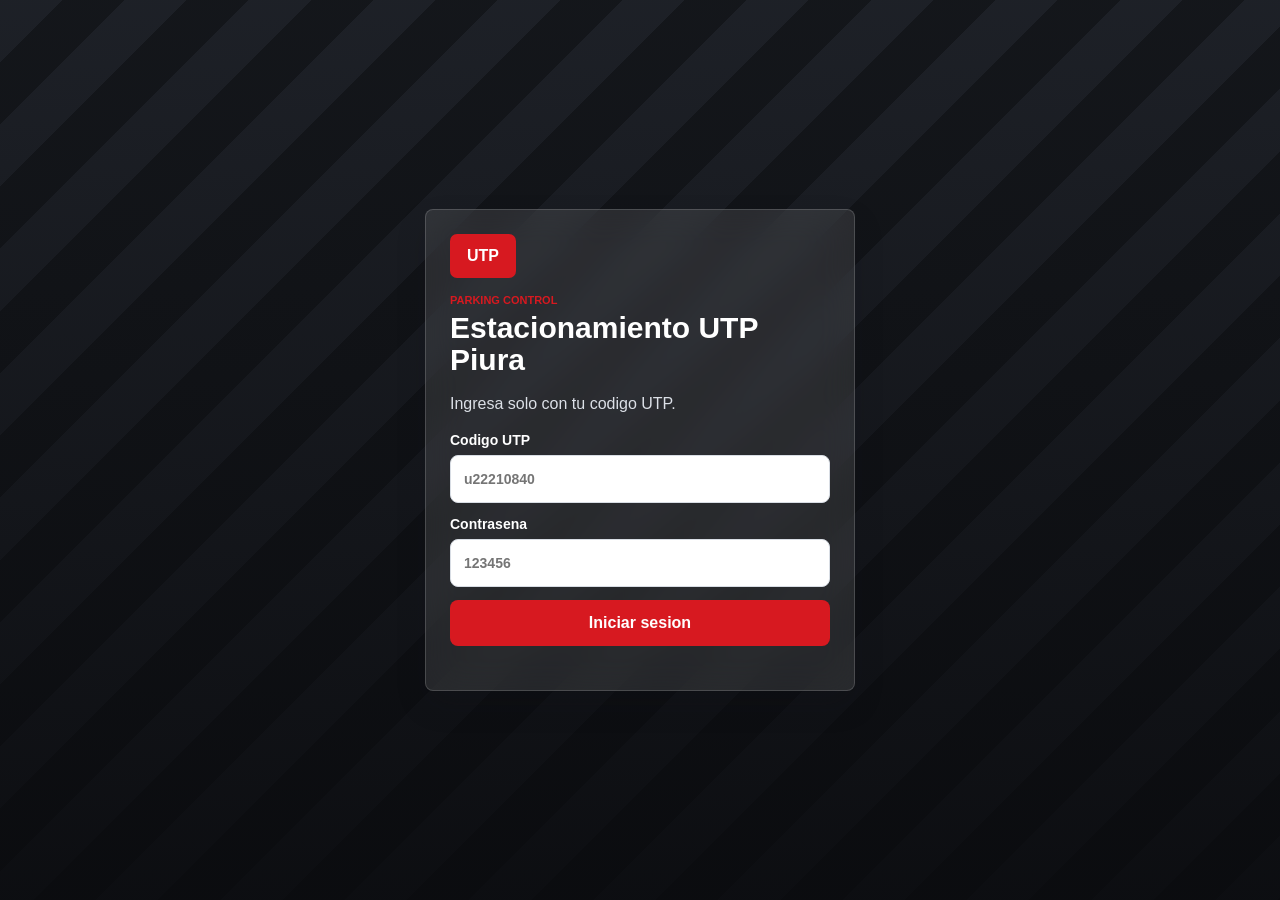
<file: index.html>
<!DOCTYPE html>
<html lang="es">
<head>
  <meta charset="UTF-8">
  <meta name="viewport" content="width=device-width, initial-scale=1.0, viewport-fit=cover">
  <meta name="theme-color" content="#d71920">
  <meta name="apple-mobile-web-app-capable" content="yes">
  <meta name="apple-mobile-web-app-status-bar-style" content="black-translucent">
  <meta name="apple-mobile-web-app-title" content="UTP Parking">
  <title>Estacionamiento UTP Piura</title>
  <link rel="manifest" href="manifest.json">
  <link rel="apple-touch-icon" href="icons/icon-192.png">
  <link rel="icon" href="icons/icon-192.png">
  <link rel="stylesheet" href="style.css">
</head>
<body>
  <div id="splashScreen" class="splash-screen">
    <div class="splash-logo">UTP</div>
    <strong>Estacionamiento UTP</strong>
    <span>Preparando la app...</span>
  </div>

  <main id="loginScreen" class="login-screen hidden">
    <section class="login-card">
      <div class="brand-mark">UTP</div>
      <p class="eyebrow">Parking Control</p>
      <h1>Estacionamiento UTP Piura</h1>
      <p class="login-copy">Ingresa solo con tu codigo UTP.</p>

      <form id="loginForm" class="form-stack">
        <label>
          Codigo UTP
          <input id="loginCodigo" type="text" placeholder="u22210840" autocomplete="username" required>
        </label>
        <label>
          Contrasena
          <input id="loginPassword" type="password" placeholder="123456" autocomplete="current-password" required>
        </label>
        <button type="submit" class="btn primary full">Iniciar sesion</button>
      </form>

      <p id="loginMessage" class="message"></p>
    </section>
  </main>

  <main id="appScreen" class="app-shell hidden">
    <aside class="sidebar">
      <div>
        <div class="brand-row">
          <div class="brand-mark small">UTP</div>
          <div>
            <strong>UTP Piura</strong>
            <span>Parking Control</span>
          </div>
        </div>
        <nav class="nav-list">
          <button class="side-link active" data-view-target="inicio">Inicio</button>
          <button class="side-link" data-view-target="mapa">Mapa</button>
          <button class="side-link" data-view-target="registro">Registro</button>
          <button class="side-link" data-view-target="vehiculos">Vehiculos</button>
          <button class="side-link" data-view-target="perfil">Perfil</button>
        </nav>
      </div>
      <button id="logoutBtn" class="btn ghost">Cerrar sesion</button>
    </aside>

    <section class="phone-app">
      <header class="mobile-header">
        <div>
          <span class="header-kicker">UTP Parking</span>
          <strong id="mobileTitle">Inicio</strong>
        </div>
        <button id="installBtnTop" class="install-chip hidden">Instalar</button>
      </header>

      <section class="content">
        <section id="inicio" class="app-view active">
          <article id="dashboard" class="hero-card">
            <div>
              <p class="eyebrow">Sistema activo</p>
              <h2 id="welcomeTitle">Bienvenido</h2>
              <span id="userRoleBadge" class="badge">administrador</span>
            </div>
            <div class="closing-box">
              <span>Cierre</span>
              <strong>10:00 p.m.</strong>
            </div>
          </article>

          <section class="stats-grid">
            <article class="stat-card">
              <span>Total</span>
              <strong id="totalSpaces">0</strong>
            </article>
            <article class="stat-card available">
              <span>Disponibles</span>
              <strong id="availableSpaces">0</strong>
            </article>
            <article class="stat-card occupied">
              <span>Ocupados</span>
              <strong id="occupiedSpaces">0</strong>
            </article>
            <article class="stat-card reserved">
              <span>Reservados</span>
              <strong id="reservedSpaces">0</strong>
            </article>
            <article class="stat-card">
              <span>Hoy</span>
              <strong id="todayVehicles">0</strong>
            </article>
          </section>

          <article class="panel">
            <div class="section-title">
              <div>
                <p class="eyebrow">Comunicados</p>
                <h3>Avisos UTP</h3>
              </div>
            </div>
            <div id="noticeList" class="notice-list"></div>
          </article>

          <article class="panel">
            <div class="section-title">
              <div>
                <p class="eyebrow">Resumen</p>
                <h3>Informes</h3>
              </div>
            </div>
            <div class="report-grid">
              <div><span>Ingresos</span><strong id="reportEntries">0</strong></div>
              <div><span>Salidas</span><strong id="reportExits">0</strong></div>
              <div><span>Disponibles</span><strong id="reportAvailable">0</strong></div>
              <div><span>Reservados</span><strong id="reportReserved">0</strong></div>
              <div><span>Dentro</span><strong id="reportInside">0</strong></div>
              <div><span>Mas usado</span><strong id="reportTopSpace">-</strong></div>
            </div>
          </article>
        </section>

        <section id="mapa" class="app-view">
          <article class="panel map-panel">
            <div class="section-title">
              <div>
                <p class="eyebrow">Maqueta visual</p>
                <h3>Mapa del estacionamiento</h3>
              </div>
              <div class="legend">
                <span><i class="dot green"></i>Libre</span>
                <span><i class="dot red"></i>Ocupado</span>
                <span><i class="dot yellow"></i>Reservado</span>
              </div>
            </div>
            <div class="map-stats">
              <span>Disponibles: <strong id="mapAvailable">0</strong></span>
              <span>Ocupados: <strong id="mapOccupied">0</strong></span>
              <span>Reservados: <strong id="mapReserved">0</strong></span>
            </div>
            <div class="parking-map" id="parkingMap"></div>
          </article>

          <article class="panel" id="spaceDetails">
            <p class="eyebrow">Detalle</p>
            <h3>Selecciona un espacio</h3>
            <p class="muted">Toca un espacio disponible para asignarlo o uno ocupado para registrar salida.</p>
          </article>

          <article class="panel hidden" id="cameraAdminPanel">
            <div class="section-title">
              <div>
                <p class="eyebrow">Camara</p>
                <h3>Deteccion en vivo</h3>
              </div>
              <span id="cameraStatusBadge" class="badge">Sin conexion</span>
            </div>
            <div class="camera-feed-wrap">
              <img id="cameraFeed" alt="Vista de la camara del estacionamiento">
            </div>
            <p class="muted">Se actualiza automaticamente cada pocos segundos mientras el script de deteccion este corriendo.</p>
          </article>
        </section>

        <section id="registro" class="app-view">
          <article class="panel">
            <div class="section-title">
              <div>
                <p class="eyebrow">Ingreso</p>
                <h3>Registrar vehiculo</h3>
              </div>
            </div>
            <form id="vehicleForm" class="form-grid">
              <label>
                Placa
                <input id="placa" type="text" placeholder="ABC-123" required>
              </label>
              <label>
                Tipo
                <select id="tipo" required>
                  <option value="auto">Auto</option>
                  <option value="moto">Moto</option>
                </select>
              </label>
              <label id="duenoLabel">
                Codigo UTP del dueno
                <input id="dueno" type="text" placeholder="u22210840" required>
              </label>
              <label>
                Espacio
                <select id="espacio"></select>
              </label>
              <button type="submit" class="btn primary">Registrar ingreso</button>
              <p id="vehicleMessage" class="message"></p>
            </form>
          </article>

          <article class="panel compact-list">
            <p class="eyebrow">Operacion</p>
            <h3>Reglas rapidas</h3>
            <div class="rules-list">
              <span>Validacion de placa activa</span>
              <span>Asignacion automatica disponible</span>
              <span>Historial guardado en MySQL</span>
            </div>
          </article>
        </section>

        <section id="vehiculos" class="app-view">
          <article class="panel">
            <div class="section-title">
              <div>
                <p class="eyebrow">Control actual</p>
                <h3>Vehiculos dentro</h3>
              </div>
            </div>
            <div class="table-wrap">
              <table>
                <thead>
                  <tr>
                    <th>Placa</th>
                    <th>Tipo</th>
                    <th>Espacio</th>
                    <th>Estado</th>
                    <th>Hora</th>
                    <th>Accion</th>
                  </tr>
                </thead>
                <tbody id="vehiclesTable"></tbody>
              </table>
            </div>
          </article>

          <article class="panel">
            <div class="section-title">
              <div>
                <p class="eyebrow">Movimientos</p>
                <h3>Historial</h3>
              </div>
            </div>
            <div class="table-wrap">
              <table>
                <thead>
                  <tr>
                    <th>Movimiento</th>
                    <th>Placa</th>
                    <th>Espacio</th>
                    <th>Fecha y hora</th>
                  </tr>
                </thead>
                <tbody id="historyTable"></tbody>
              </table>
            </div>
          </article>
        </section>

        <section id="perfil" class="app-view">
          <article class="profile-card">
            <div class="avatar">UTP</div>
            <div>
              <p class="eyebrow">Perfil</p>
              <h3 id="profileName">Usuario</h3>
              <span id="profileCode" class="muted">codigo</span>
            </div>
          </article>

          <article class="panel install-panel">
            <p class="eyebrow">PWA</p>
            <h3>Instala la app</h3>
            <p class="muted">Agregala a la pantalla principal para abrirla como una aplicacion movil.</p>
            <button id="installBtn" class="btn primary full">Instalar app</button>
          </article>

          <article class="panel" id="noticeAdminPanel">
            <p class="eyebrow">Admin</p>
            <h3>Agregar aviso</h3>
            <form id="noticeForm" class="form-stack">
              <label>
                Titulo
                <input id="noticeTitle" type="text" maxlength="80" placeholder="Ej. Mantenimiento" required>
              </label>
              <label>
                Categoria
                <select id="noticeCategory" required>
                  <option value="">Seleccionar</option>
                  <option value="horario">Horario</option>
                  <option value="seguridad">Seguridad</option>
                  <option value="mantenimiento">Mantenimiento</option>
                  <option value="norma">Norma</option>
                  <option value="emergencia">Emergencia</option>
                </select>
              </label>
              <label>
                Mensaje
                <textarea id="noticeMessage" rows="4" maxlength="200" placeholder="Escribe un aviso claro..." required></textarea>
              </label>
              <p id="noticeMessageStatus" class="message"></p>
              <button type="submit" class="btn primary">Guardar aviso</button>
            </form>
          </article>

          <article id="usuarios" class="panel">
            <div class="section-title">
              <div>
                <p class="eyebrow">Administracion</p>
                <h3>Usuarios</h3>
              </div>
            </div>
            <form id="userForm" class="form-grid">
              <input id="editUserId" type="hidden">
              <label>
                Codigo UTP
                <input id="newCodigo" type="text" placeholder="u00000000" required>
              </label>
              <label>
                Nombre completo
                <input id="newNombre" type="text" placeholder="Nombre Apellido" required>
              </label>
              <label>
                Contrasena
                <input id="newPassword" type="password" placeholder="Minimo 6 caracteres" required>
              </label>
              <label>
                Rol
                <select id="newRol">
                  <option value="alumno">alumno</option>
                  <option value="administrador">administrador</option>
                </select>
              </label>
              <button type="submit" class="btn primary">Guardar usuario</button>
              <button id="cancelUserEdit" type="button" class="btn dark">Cancelar edicion</button>
              <p id="userMessage" class="message"></p>
            </form>
            <div class="table-wrap">
              <table>
                <thead>
                  <tr>
                    <th>Codigo</th>
                    <th>Nombre</th>
                    <th>Rol</th>
                    <th>Accion</th>
                  </tr>
                </thead>
                <tbody id="usersTable"></tbody>
              </table>
            </div>
          </article>

          <button id="logoutBtnMobile" class="btn dark full">Cerrar sesion</button>
        </section>
      </section>

      <nav class="bottom-nav">
        <button class="tab-link active" data-view-target="inicio" aria-label="Inicio">
          <svg viewBox="0 0 24 24"><path d="M3 10.5 12 3l9 7.5v9a1.5 1.5 0 0 1-1.5 1.5H15v-6H9v6H4.5A1.5 1.5 0 0 1 3 19.5v-9Z"/></svg>
          <span>Inicio</span>
        </button>
        <button class="tab-link" data-view-target="mapa" aria-label="Mapa">
          <svg viewBox="0 0 24 24"><path d="m9 18-6 3V6l6-3 6 3 6-3v15l-6 3-6-3Zm0-12v9.5l6 3V9L9 6Z"/></svg>
          <span>Mapa</span>
        </button>
        <button class="tab-link" data-view-target="registro" aria-label="Registro">
          <svg viewBox="0 0 24 24"><path d="M11 4h2v7h7v2h-7v7h-2v-7H4v-2h7V4Z"/></svg>
          <span>Registro</span>
        </button>
        <button class="tab-link" data-view-target="vehiculos" aria-label="Vehiculos">
          <svg viewBox="0 0 24 24"><path d="M6.5 7h11l2 5H21v6h-2a2 2 0 0 1-4 0H9a2 2 0 0 1-4 0H3v-6h1.5l2-5Zm1.4 2-1.2 3h10.6l-1.2-3H7.9Z"/></svg>
          <span>Vehiculos</span>
        </button>
        <button class="tab-link" data-view-target="perfil" aria-label="Perfil">
          <svg viewBox="0 0 24 24"><path d="M12 12a4 4 0 1 0 0-8 4 4 0 0 0 0 8Zm-8 9a8 8 0 1 1 16 0H4Z"/></svg>
          <span>Perfil</span>
        </button>
      </nav>
    </section>
  </main>

  <div id="spaceModal" class="modal hidden" role="dialog" aria-modal="true">
    <div class="modal-box">
      <button id="closeModal" class="modal-close" aria-label="Cerrar">x</button>
      <div id="modalContent"></div>
    </div>
  </div>

  <script src="app.js"></script>
</body>
</html>
</file>
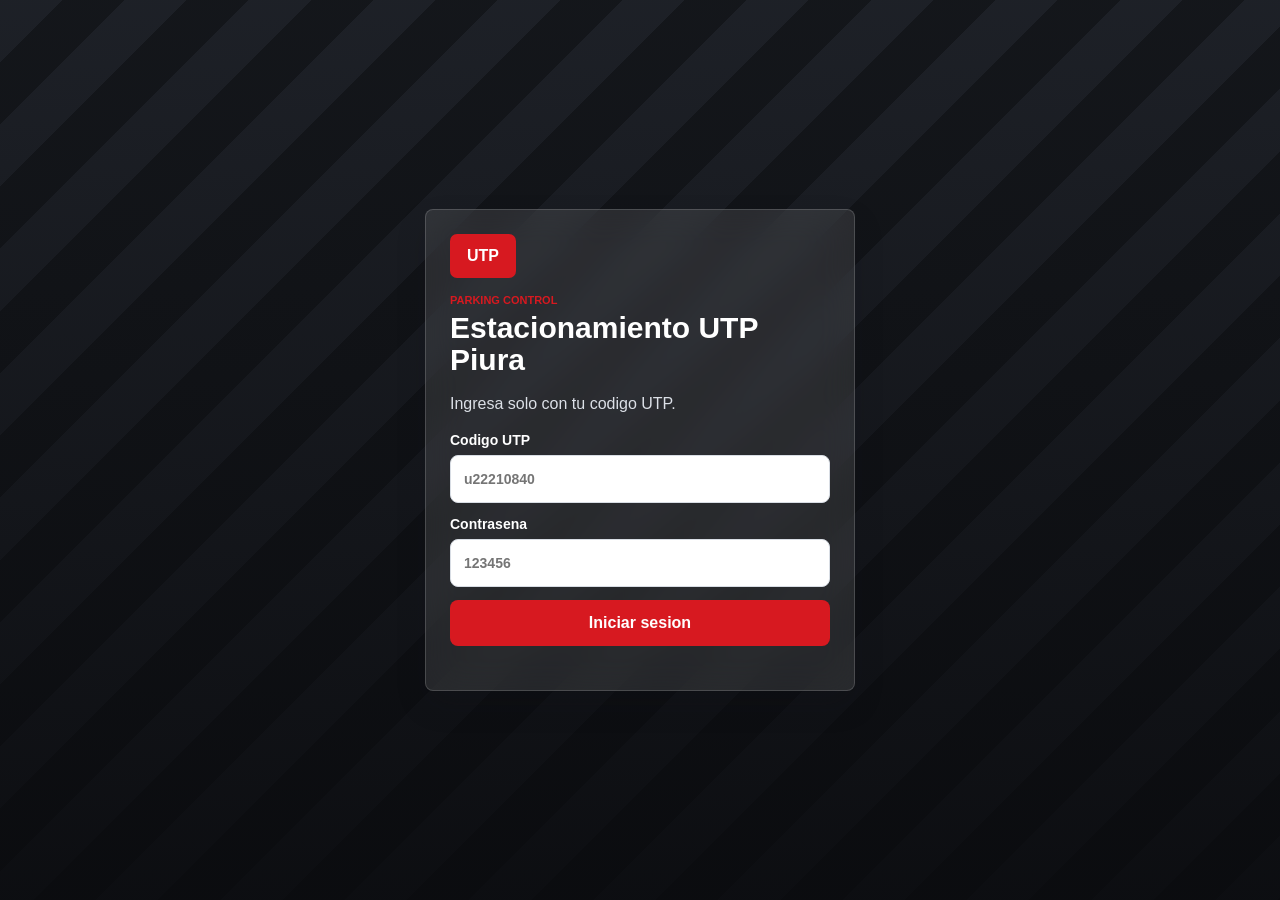
<file: estacionamiento-utp/index.html>
<!DOCTYPE html>
<html lang="es">
<head>
  <meta charset="UTF-8">
  <meta name="viewport" content="width=device-width, initial-scale=1.0, viewport-fit=cover">
  <meta name="theme-color" content="#d71920">
  <meta name="apple-mobile-web-app-capable" content="yes">
  <meta name="apple-mobile-web-app-status-bar-style" content="black-translucent">
  <meta name="apple-mobile-web-app-title" content="UTP Parking">
  <title>Estacionamiento UTP Piura</title>
  <link rel="manifest" href="manifest.json">
  <link rel="apple-touch-icon" href="icons/icon-192.png">
  <link rel="icon" href="icons/icon-192.png">
  <link rel="stylesheet" href="style.css">
</head>
<body>
  <div id="splashScreen" class="splash-screen">
    <div class="splash-logo">UTP</div>
    <strong>Estacionamiento UTP</strong>
    <span>Preparando la app...</span>
  </div>

  <main id="loginScreen" class="login-screen hidden">
    <section class="login-card">
      <div class="brand-mark">UTP</div>
      <p class="eyebrow">Parking Control</p>
      <h1>Estacionamiento UTP Piura</h1>
      <p class="login-copy">Ingresa solo con tu codigo UTP.</p>

      <form id="loginForm" class="form-stack">
        <label>
          Codigo UTP
          <input id="loginCodigo" type="text" placeholder="u22210840" autocomplete="username" required>
        </label>
        <label>
          Contrasena
          <input id="loginPassword" type="password" placeholder="123456" autocomplete="current-password" required>
        </label>
        <button type="submit" class="btn primary full">Iniciar sesion</button>
      </form>

      <p id="loginMessage" class="message"></p>
    </section>
  </main>

  <main id="appScreen" class="app-shell hidden">
    <aside class="sidebar">
      <div>
        <div class="brand-row">
          <div class="brand-mark small">UTP</div>
          <div>
            <strong>UTP Piura</strong>
            <span>Parking Control</span>
          </div>
        </div>
        <nav class="nav-list">
          <button class="side-link active" data-view-target="inicio">Inicio</button>
          <button class="side-link" data-view-target="mapa">Mapa</button>
          <button class="side-link" data-view-target="registro">Registro</button>
          <button class="side-link" data-view-target="vehiculos">Vehiculos</button>
          <button class="side-link" data-view-target="perfil">Perfil</button>
        </nav>
      </div>
      <button id="logoutBtn" class="btn ghost">Cerrar sesion</button>
    </aside>

    <section class="phone-app">
      <header class="mobile-header">
        <div>
          <span class="header-kicker">UTP Parking</span>
          <strong id="mobileTitle">Inicio</strong>
        </div>
        <button id="installBtnTop" class="install-chip hidden">Instalar</button>
      </header>

      <section class="content">
        <section id="inicio" class="app-view active">
          <article id="dashboard" class="hero-card">
            <div>
              <p class="eyebrow">Sistema activo</p>
              <h2 id="welcomeTitle">Bienvenido</h2>
              <span id="userRoleBadge" class="badge">administrador</span>
            </div>
            <div class="closing-box">
              <span>Cierre</span>
              <strong>10:00 p.m.</strong>
            </div>
          </article>

          <section class="stats-grid">
            <article class="stat-card">
              <span>Total</span>
              <strong id="totalSpaces">0</strong>
            </article>
            <article class="stat-card available">
              <span>Disponibles</span>
              <strong id="availableSpaces">0</strong>
            </article>
            <article class="stat-card occupied">
              <span>Ocupados</span>
              <strong id="occupiedSpaces">0</strong>
            </article>
            <article class="stat-card reserved">
              <span>Reservados</span>
              <strong id="reservedSpaces">0</strong>
            </article>
            <article class="stat-card">
              <span>Hoy</span>
              <strong id="todayVehicles">0</strong>
            </article>
          </section>

          <article class="panel">
            <div class="section-title">
              <div>
                <p class="eyebrow">Comunicados</p>
                <h3>Avisos UTP</h3>
              </div>
            </div>
            <div id="noticeList" class="notice-list"></div>
          </article>

          <article class="panel">
            <div class="section-title">
              <div>
                <p class="eyebrow">Resumen</p>
                <h3>Informes</h3>
              </div>
            </div>
            <div class="report-grid">
              <div><span>Ingresos</span><strong id="reportEntries">0</strong></div>
              <div><span>Salidas</span><strong id="reportExits">0</strong></div>
              <div><span>Disponibles</span><strong id="reportAvailable">0</strong></div>
              <div><span>Reservados</span><strong id="reportReserved">0</strong></div>
              <div><span>Dentro</span><strong id="reportInside">0</strong></div>
              <div><span>Mas usado</span><strong id="reportTopSpace">-</strong></div>
            </div>
          </article>
        </section>

        <section id="mapa" class="app-view">
          <article class="panel map-panel">
            <div class="section-title">
              <div>
                <p class="eyebrow">Maqueta visual</p>
                <h3>Mapa del estacionamiento</h3>
              </div>
              <div class="legend">
                <span><i class="dot green"></i>Libre</span>
                <span><i class="dot red"></i>Ocupado</span>
                <span><i class="dot yellow"></i>Reservado</span>
              </div>
            </div>
            <div class="map-stats">
              <span>Disponibles: <strong id="mapAvailable">0</strong></span>
              <span>Ocupados: <strong id="mapOccupied">0</strong></span>
              <span>Reservados: <strong id="mapReserved">0</strong></span>
            </div>
            <div class="parking-map" id="parkingMap"></div>
          </article>

          <article class="panel" id="spaceDetails">
            <p class="eyebrow">Detalle</p>
            <h3>Selecciona un espacio</h3>
            <p class="muted">Toca un espacio disponible para asignarlo o uno ocupado para registrar salida.</p>
          </article>
        </section>

        <section id="registro" class="app-view">
          <article class="panel">
            <div class="section-title">
              <div>
                <p class="eyebrow">Ingreso</p>
                <h3>Registrar vehiculo</h3>
              </div>
            </div>
            <form id="vehicleForm" class="form-grid">
              <label>
                Placa
                <input id="placa" type="text" placeholder="ABC-123" required>
              </label>
              <label>
                Tipo
                <select id="tipo" required>
                  <option value="auto">Auto</option>
                  <option value="moto">Moto</option>
                </select>
              </label>
              <label id="duenoLabel">
                Codigo UTP del dueno
                <input id="dueno" type="text" placeholder="u22210840" required>
              </label>
              <label>
                Espacio
                <select id="espacio"></select>
              </label>
              <button type="submit" class="btn primary">Registrar ingreso</button>
              <p id="vehicleMessage" class="message"></p>
            </form>
          </article>

          <article class="panel compact-list">
            <p class="eyebrow">Operacion</p>
            <h3>Reglas rapidas</h3>
            <div class="rules-list">
              <span>Validacion de placa activa</span>
              <span>Asignacion automatica disponible</span>
              <span>Historial guardado en MySQL</span>
            </div>
          </article>
        </section>

        <section id="vehiculos" class="app-view">
          <article class="panel">
            <div class="section-title">
              <div>
                <p class="eyebrow">Control actual</p>
                <h3>Vehiculos dentro</h3>
              </div>
            </div>
            <div class="table-wrap">
              <table>
                <thead>
                  <tr>
                    <th>Placa</th>
                    <th>Tipo</th>
                    <th>Espacio</th>
                    <th>Estado</th>
                    <th>Hora</th>
                    <th>Accion</th>
                  </tr>
                </thead>
                <tbody id="vehiclesTable"></tbody>
              </table>
            </div>
          </article>

          <article class="panel">
            <div class="section-title">
              <div>
                <p class="eyebrow">Movimientos</p>
                <h3>Historial</h3>
              </div>
            </div>
            <div class="table-wrap">
              <table>
                <thead>
                  <tr>
                    <th>Movimiento</th>
                    <th>Placa</th>
                    <th>Espacio</th>
                    <th>Fecha y hora</th>
                  </tr>
                </thead>
                <tbody id="historyTable"></tbody>
              </table>
            </div>
          </article>
        </section>

        <section id="perfil" class="app-view">
          <article class="profile-card">
            <div class="avatar">UTP</div>
            <div>
              <p class="eyebrow">Perfil</p>
              <h3 id="profileName">Usuario</h3>
              <span id="profileCode" class="muted">codigo</span>
            </div>
          </article>

          <article class="panel install-panel">
            <p class="eyebrow">PWA</p>
            <h3>Instala la app</h3>
            <p class="muted">Agregala a la pantalla principal para abrirla como una aplicacion movil.</p>
            <button id="installBtn" class="btn primary full">Instalar app</button>
          </article>

          <article class="panel" id="noticeAdminPanel">
            <p class="eyebrow">Admin</p>
            <h3>Agregar aviso</h3>
            <form id="noticeForm" class="form-stack">
              <label>
                Titulo
                <input id="noticeTitle" type="text" maxlength="80" placeholder="Ej. Mantenimiento" required>
              </label>
              <label>
                Categoria
                <select id="noticeCategory" required>
                  <option value="">Seleccionar</option>
                  <option value="horario">Horario</option>
                  <option value="seguridad">Seguridad</option>
                  <option value="mantenimiento">Mantenimiento</option>
                  <option value="norma">Norma</option>
                  <option value="emergencia">Emergencia</option>
                </select>
              </label>
              <label>
                Mensaje
                <textarea id="noticeMessage" rows="4" maxlength="200" placeholder="Escribe un aviso claro..." required></textarea>
              </label>
              <p id="noticeMessageStatus" class="message"></p>
              <button type="submit" class="btn primary">Guardar aviso</button>
            </form>
          </article>

          <article id="usuarios" class="panel">
            <div class="section-title">
              <div>
                <p class="eyebrow">Administracion</p>
                <h3>Usuarios</h3>
              </div>
            </div>
            <form id="userForm" class="form-grid">
              <input id="editUserId" type="hidden">
              <label>
                Codigo UTP
                <input id="newCodigo" type="text" placeholder="u00000000" required>
              </label>
              <label>
                Nombre completo
                <input id="newNombre" type="text" placeholder="Nombre Apellido" required>
              </label>
              <label>
                Contrasena
                <input id="newPassword" type="password" placeholder="Minimo 6 caracteres" required>
              </label>
              <label>
                Rol
                <select id="newRol">
                  <option value="alumno">alumno</option>
                  <option value="administrador">administrador</option>
                </select>
              </label>
              <button type="submit" class="btn primary">Guardar usuario</button>
              <button id="cancelUserEdit" type="button" class="btn dark">Cancelar edicion</button>
              <p id="userMessage" class="message"></p>
            </form>
            <div class="table-wrap">
              <table>
                <thead>
                  <tr>
                    <th>Codigo</th>
                    <th>Nombre</th>
                    <th>Rol</th>
                    <th>Accion</th>
                  </tr>
                </thead>
                <tbody id="usersTable"></tbody>
              </table>
            </div>
          </article>

          <button id="logoutBtnMobile" class="btn dark full">Cerrar sesion</button>
        </section>
      </section>

      <nav class="bottom-nav">
        <button class="tab-link active" data-view-target="inicio" aria-label="Inicio">
          <svg viewBox="0 0 24 24"><path d="M3 10.5 12 3l9 7.5v9a1.5 1.5 0 0 1-1.5 1.5H15v-6H9v6H4.5A1.5 1.5 0 0 1 3 19.5v-9Z"/></svg>
          <span>Inicio</span>
        </button>
        <button class="tab-link" data-view-target="mapa" aria-label="Mapa">
          <svg viewBox="0 0 24 24"><path d="m9 18-6 3V6l6-3 6 3 6-3v15l-6 3-6-3Zm0-12v9.5l6 3V9L9 6Z"/></svg>
          <span>Mapa</span>
        </button>
        <button class="tab-link" data-view-target="registro" aria-label="Registro">
          <svg viewBox="0 0 24 24"><path d="M11 4h2v7h7v2h-7v7h-2v-7H4v-2h7V4Z"/></svg>
          <span>Registro</span>
        </button>
        <button class="tab-link" data-view-target="vehiculos" aria-label="Vehiculos">
          <svg viewBox="0 0 24 24"><path d="M6.5 7h11l2 5H21v6h-2a2 2 0 0 1-4 0H9a2 2 0 0 1-4 0H3v-6h1.5l2-5Zm1.4 2-1.2 3h10.6l-1.2-3H7.9Z"/></svg>
          <span>Vehiculos</span>
        </button>
        <button class="tab-link" data-view-target="perfil" aria-label="Perfil">
          <svg viewBox="0 0 24 24"><path d="M12 12a4 4 0 1 0 0-8 4 4 0 0 0 0 8Zm-8 9a8 8 0 1 1 16 0H4Z"/></svg>
          <span>Perfil</span>
        </button>
      </nav>
    </section>
  </main>

  <div id="spaceModal" class="modal hidden" role="dialog" aria-modal="true">
    <div class="modal-box">
      <button id="closeModal" class="modal-close" aria-label="Cerrar">x</button>
      <div id="modalContent"></div>
    </div>
  </div>

  <script src="app.js"></script>
</body>
</html>
</file>
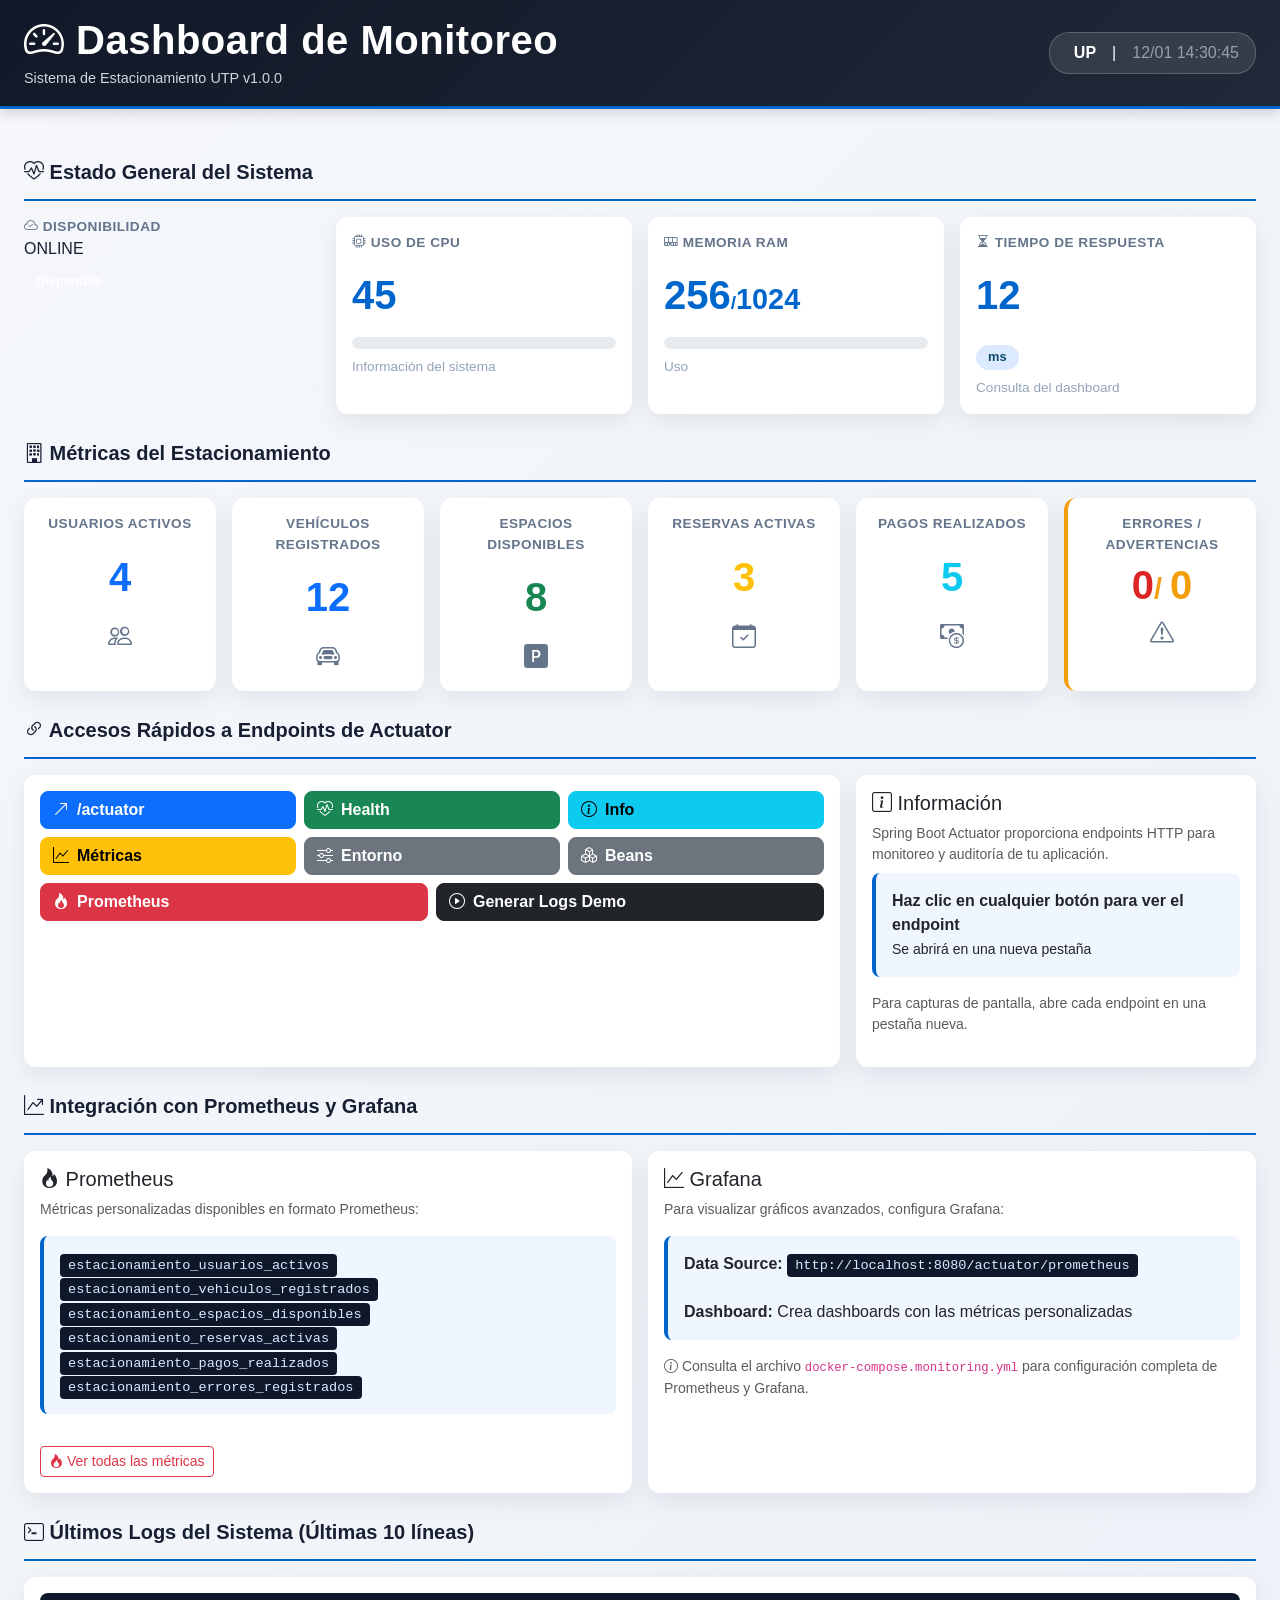
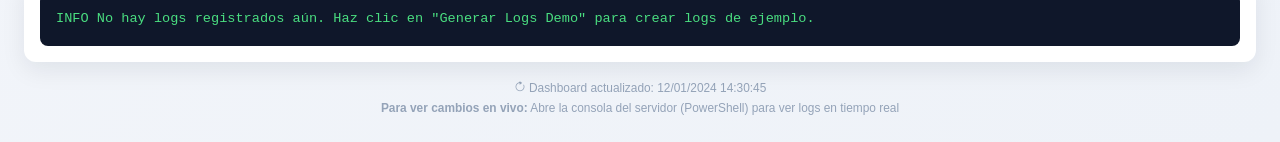
<file: target/classes/templates/monitoring.html>
﻿<!doctype html>
<html lang="es" xmlns:th="http://www.thymeleaf.org">
<head>
    <meta charset="utf-8">
    <meta name="viewport" content="width=device-width, initial-scale=1">
    <title>Monitoreo - Estacionamiento UTP</title>
    <link href="https://cdn.jsdelivr.net/npm/bootstrap@5.3.3/dist/css/bootstrap.min.css" rel="stylesheet">
    <link href="https://cdn.jsdelivr.net/npm/bootstrap-icons@1.11.3/font/bootstrap-icons.min.css" rel="stylesheet">
    <style>
        :root {
            --primary-color: #0066cc;
            --success-color: #16a34a;
            --danger-color: #dc2626;
            --warning-color: #f59e0b;
            --dark-bg: #0f172a;
            --card-shadow: 0 8px 24px rgba(15, 23, 42, .08);
        }
        
        * { box-sizing: border-box; }
        
        body {
            background: linear-gradient(135deg, #f5f7fb 0%, #eef2f8 100%);
            color: #172033;
            font-family: -apple-system, BlinkMacSystemFont, 'Segoe UI', Roboto, sans-serif;
            min-height: 100vh;
        }
        
        .topbar {
            background: linear-gradient(135deg, #111827 0%, #1f2937 100%);
            color: #fff;
            box-shadow: 0 4px 12px rgba(0, 0, 0, .15);
            border-bottom: 3px solid var(--primary-color);
        }
        
        .topbar h1 { font-weight: 700; letter-spacing: 0.5px; }
        .topbar .subtitle { font-size: 0.9rem; color: #d1d5db; }
        
        .status-indicator {
            display: inline-flex;
            align-items: center;
            gap: 8px;
            padding: 8px 16px;
            border-radius: 20px;
            background: rgba(255, 255, 255, 0.1);
            border: 1px solid rgba(255, 255, 255, 0.2);
        }
        
        .metric-card {
            border: 0;
            border-radius: 12px;
            box-shadow: var(--card-shadow);
            transition: transform 0.3s, box-shadow 0.3s;
            height: 100%;
        }
        
        .metric-card:hover {
            transform: translateY(-4px);
            box-shadow: 0 12px 32px rgba(15, 23, 42, .12);
        }
        
        .metric-card.status-up { border-left: 4px solid var(--success-color); }
        .metric-card.status-down { border-left: 4px solid var(--danger-color); }
        .metric-card.status-warn { border-left: 4px solid var(--warning-color); }
        
        .metric-label {
            color: #64748b;
            font-size: 0.85rem;
            font-weight: 600;
            text-transform: uppercase;
            letter-spacing: 0.5px;
        }
        
        .metric-value {
            font-size: 2.5rem;
            font-weight: 700;
            color: var(--primary-color);
            margin: 12px 0;
            font-variant-numeric: tabular-nums;
        }
        
        .metric-value.error { color: var(--danger-color); }
        .metric-value.warning { color: var(--warning-color); }
        .metric-value.success { color: var(--success-color); }
        
        .metric-subtext {
            color: #94a3b8;
            font-size: 0.85rem;
            margin-top: 8px;
        }
        
        .status-dot {
            width: 14px;
            height: 14px;
            border-radius: 50%;
            display: inline-block;
            animation: pulse 2s infinite;
        }
        
        .status-dot.up { background: var(--success-color); }
        .status-dot.down { background: var(--danger-color); }
        
        @keyframes pulse {
            0%, 100% { opacity: 1; }
            50% { opacity: 0.6; }
        }
        
        .section-title {
            font-size: 1.25rem;
            font-weight: 700;
            color: #172033;
            margin: 24px 0 16px 0;
            padding-bottom: 12px;
            border-bottom: 2px solid var(--primary-color);
        }
        
        .log-box {
            background: var(--dark-bg);
            color: #dbeafe;
            border-radius: 8px;
            max-height: 350px;
            overflow-y: auto;
            font-family: 'Monaco', 'Menlo', 'Ubuntu Mono', monospace;
            font-size: 0.85rem;
            line-height: 1.5;
            word-break: break-word;
        }
        
        .log-box .log-info { color: #4ade80; }
        .log-box .log-warn { color: #fbbf24; }
        .log-box .log-error { color: #f87171; }
        .log-box .log-debug { color: #93c5fd; }
        
        .progress { height: 12px; border-radius: 6px; }
        .progress-bar { background: linear-gradient(90deg, var(--primary-color), #0066ff); }
        
        .btn-quick-link {
            border-radius: 8px;
            font-weight: 600;
            transition: all 0.3s;
            display: inline-flex;
            align-items: center;
            gap: 8px;
        }
        
        .btn-quick-link:hover {
            transform: translateY(-2px);
            box-shadow: 0 8px 16px rgba(0, 102, 204, 0.2);
        }
        
        .badge-metric {
            display: inline-block;
            padding: 6px 12px;
            border-radius: 20px;
            font-size: 0.8rem;
            font-weight: 600;
            margin-top: 8px;
        }
        
        .badge-metric.online { background: #d1fae5; color: #065f46; }
        .badge-metric.offline { background: #fee2e2; color: #7f1d1d; }
        .badge-metric.warning { background: #fef3c7; color: #78350f; }
        
        .info-box {
            background: #eff6ff;
            border-left: 4px solid var(--primary-color);
            border-radius: 8px;
            padding: 16px;
            margin-bottom: 16px;
        }
        
        .info-box code {
            background: var(--dark-bg);
            color: #dbeafe;
            padding: 4px 8px;
            border-radius: 4px;
            font-size: 0.85rem;
        }
        
        .loading { animation: shimmer 2s infinite; }
        
        @keyframes shimmer {
            0%, 100% { opacity: 1; }
            50% { opacity: 0.7; }
        }
        
        .last-update {
            color: #94a3b8;
            font-size: 0.85rem;
            margin-top: 16px;
            text-align: center;
        }
        
        @media (max-width: 768px) {
            .metric-value { font-size: 2rem; }
            .topbar h1 { font-size: 1.25rem; }
            .section-title { font-size: 1.05rem; }
        }
    </style>
</head>
<body>
    <!-- TOPBAR -->
    <header class="topbar py-3">
        <div class="container-fluid px-4">
            <div class="row align-items-center">
                <div class="col-md-6">
                    <h1 class="mb-1"><i class="bi bi-speedometer2"></i> Dashboard de Monitoreo</h1>
                    <p class="subtitle mb-0">Sistema de Estacionamiento UTP v1.0.0</p>
                </div>
                <div class="col-md-6 text-md-end text-start mt-2 mt-md-0">
                    <div class="status-indicator">
                        <span th:class="'status-dot ' + (${snapshot.disponible} ? 'up' : 'down')"></span>
                        <strong th:text="${snapshot.estadoSistema}">UP</strong>
                        <span class="ms-2">|</span>
                        <span class="ms-2 text-white-50" th:text="${#temporals.format(snapshot.actualizadoEn, 'dd/MM HH:mm:ss')}">12/01 14:30:45</span>
                    </div>
                </div>
            </div>
        </div>
    </header>

    <main class="container-fluid px-4 py-4">
        <!-- SECCIÓN 1: ESTADO GENERAL -->
        <div class="section-title"><i class="bi bi-heart-pulse"></i> Estado General del Sistema</div>
        <div class="row g-3 mb-4">
            <div class="col-12 col-md-6 col-xl-3">
                <div th:class="'card metric-card status-' + (${snapshot.disponible} ? 'up' : 'down')">
                    <div class="card-body">
                        <div class="metric-label"><i class="bi bi-cloud-check"></i> Disponibilidad</div>
                        <div th:class="'metric-value ' + (${snapshot.disponible} ? 'success' : 'error')" 
                             th:text="${snapshot.disponible} ? 'ONLINE' : 'OFFLINE'">ONLINE</div>
                        <div class="badge badge-metric" 
                             th:classappend="${snapshot.disponible} ? 'online' : 'offline'"
                             th:text="${snapshot.disponible} ? 'Servicio disponible' : 'Revisar base de datos'">Disponible</div>
                    </div>
                </div>
            </div>

            <div class="col-12 col-md-6 col-xl-3">
                <div class="card metric-card">
                    <div class="card-body">
                        <div class="metric-label"><i class="bi bi-cpu"></i> Uso de CPU</div>
                        <div class="metric-value" th:text="${snapshot.cpuPorcentaje}">45</div>
                        <div class="progress">
                            <div class="progress-bar" th:style="'width:' + ${snapshot.cpuPorcentaje} + '%'"></div>
                        </div>
                        <div class="metric-subtext" th:text="'Carga del proceso Java'">Información del sistema</div>
                    </div>
                </div>
            </div>

            <div class="col-12 col-md-6 col-xl-3">
                <div class="card metric-card">
                    <div class="card-body">
                        <div class="metric-label"><i class="bi bi-memory"></i> Memoria RAM</div>
                        <div class="metric-value"><span th:text="${snapshot.ramUsadaMb}">256</span><span style="font-size:1.2rem">/</span><span th:text="${snapshot.ramTotalMb}" style="font-size:1.8rem">1024</span></div>
                        <div class="progress" style="margin-bottom: 8px;">
                            <div class="progress-bar" th:style="'width:' + ${(snapshot.ramUsadaMb * 100 / snapshot.ramTotalMb)} + '%'"></div>
                        </div>
                        <div class="metric-subtext" th:text="${#numbers.formatDecimal((snapshot.ramUsadaMb * 100 / snapshot.ramTotalMb), 1, 1)} + '% utilizado'">Uso</div>
                    </div>
                </div>
            </div>

            <div class="col-12 col-md-6 col-xl-3">
                <div class="card metric-card">
                    <div class="card-body">
                        <div class="metric-label"><i class="bi bi-hourglass-split"></i> Tiempo de Respuesta</div>
                        <div class="metric-value" th:text="${snapshot.tiempoRespuestaMs}">12</div>
                        <div class="badge badge-metric" style="background: #dbeafe; color: #0c4a6e;">ms</div>
                        <div class="metric-subtext">Consulta del dashboard</div>
                    </div>
                </div>
            </div>
        </div>

        <!-- SECCIÓN 2: MÉTRICAS DEL NEGOCIO -->
        <div class="section-title"><i class="bi bi-building"></i> Métricas del Estacionamiento</div>
        <div class="row g-3 mb-4">
            <div class="col-12 col-sm-6 col-lg-4 col-xl-2">
                <div class="card metric-card">
                    <div class="card-body text-center">
                        <div class="metric-label">Usuarios Activos</div>
                        <div class="metric-value text-primary" th:text="${snapshot.usuariosActivos}">4</div>
                        <i class="bi bi-people" style="font-size: 1.5rem; color: #64748b;"></i>
                    </div>
                </div>
            </div>

            <div class="col-12 col-sm-6 col-lg-4 col-xl-2">
                <div class="card metric-card">
                    <div class="card-body text-center">
                        <div class="metric-label">Vehículos Registrados</div>
                        <div class="metric-value text-primary" th:text="${snapshot.vehiculosRegistrados}">12</div>
                        <i class="bi bi-car-front" style="font-size: 1.5rem; color: #64748b;"></i>
                    </div>
                </div>
            </div>

            <div class="col-12 col-sm-6 col-lg-4 col-xl-2">
                <div class="card metric-card">
                    <div class="card-body text-center">
                        <div class="metric-label">Espacios Disponibles</div>
                        <div class="metric-value text-success" th:text="${snapshot.espaciosDisponibles}">8</div>
                        <i class="bi bi-p-square-fill" style="font-size: 1.5rem; color: #64748b;"></i>
                    </div>
                </div>
            </div>

            <div class="col-12 col-sm-6 col-lg-4 col-xl-2">
                <div class="card metric-card">
                    <div class="card-body text-center">
                        <div class="metric-label">Reservas Activas</div>
                        <div class="metric-value text-warning" th:text="${snapshot.reservasActivas}">3</div>
                        <i class="bi bi-calendar-check" style="font-size: 1.5rem; color: #64748b;"></i>
                    </div>
                </div>
            </div>

            <div class="col-12 col-sm-6 col-lg-4 col-xl-2">
                <div class="card metric-card">
                    <div class="card-body text-center">
                        <div class="metric-label">Pagos Realizados</div>
                        <div class="metric-value text-info" th:text="${snapshot.pagosRealizados}">5</div>
                        <i class="bi bi-cash-coin" style="font-size: 1.5rem; color: #64748b;"></i>
                    </div>
                </div>
            </div>

            <div class="col-12 col-sm-6 col-lg-4 col-xl-2">
                <div class="card metric-card status-warn">
                    <div class="card-body text-center">
                        <div class="metric-label">Errores / Advertencias</div>
                        <div><span class="metric-value error" th:text="${snapshot.erroresRegistrados}">0</span><span class="metric-value warning" style="font-size:1.8rem">/ </span><span class="metric-value warning" th:text="${snapshot.advertenciasRegistradas}">0</span></div>
                        <i class="bi bi-exclamation-triangle" style="font-size: 1.5rem; color: #64748b;"></i>
                    </div>
                </div>
            </div>
        </div>

        <!-- SECCIÓN 3: ACCESOS RÁPIDOS A ENDPOINTS -->
        <div class="section-title"><i class="bi bi-link-45deg"></i> Accesos Rápidos a Endpoints de Actuator</div>
        <div class="row g-3 mb-4">
            <div class="col-12 col-xl-8">
                <div class="card metric-card">
                    <div class="card-body">
                        <div class="row g-2">
                            <div class="col-12 col-md-4"><a class="btn btn-quick-link btn-primary w-100" href="/actuator" target="_blank"><i class="bi bi-arrow-up-right"></i> /actuator</a></div>
                            <div class="col-12 col-md-4"><a class="btn btn-quick-link btn-success w-100" href="/actuator/health" target="_blank"><i class="bi bi-heart-pulse"></i> Health</a></div>
                            <div class="col-12 col-md-4"><a class="btn btn-quick-link btn-info w-100" href="/actuator/info" target="_blank"><i class="bi bi-info-circle"></i> Info</a></div>
                            <div class="col-12 col-md-4"><a class="btn btn-quick-link btn-warning w-100" href="/actuator/metrics" target="_blank"><i class="bi bi-graph-up"></i> Métricas</a></div>
                            <div class="col-12 col-md-4"><a class="btn btn-quick-link btn-secondary w-100" href="/actuator/env" target="_blank"><i class="bi bi-sliders"></i> Entorno</a></div>
                            <div class="col-12 col-md-4"><a class="btn btn-quick-link btn-secondary w-100" href="/actuator/beans" target="_blank"><i class="bi bi-boxes"></i> Beans</a></div>
                            <div class="col-12 col-md-6"><a class="btn btn-quick-link btn-danger w-100" href="/actuator/prometheus" target="_blank"><i class="bi bi-fire"></i> Prometheus</a></div>
                            <div class="col-12 col-md-6"><a class="btn btn-quick-link btn-dark w-100" href="/monitoring/demo-logs" target="_blank"><i class="bi bi-play-circle"></i> Generar Logs Demo</a></div>
                        </div>
                    </div>
                </div>
            </div>

            <div class="col-12 col-xl-4">
                <div class="card metric-card">
                    <div class="card-body">
                        <h5 class="card-title"><i class="bi bi-info-square"></i> Información</h5>
                        <p class="small text-muted mb-2">Spring Boot Actuator proporciona endpoints HTTP para monitoreo y auditoría de tu aplicación.</p>
                        <div class="info-box">
                            <strong>Haz clic en cualquier botón para ver el endpoint</strong><br>
                            <small>Se abrirá en una nueva pestaña</small>
                        </div>
                        <p class="small text-muted">Para capturas de pantalla, abre cada endpoint en una pestaña nueva.</p>
                    </div>
                </div>
            </div>
        </div>

        <!-- SECCIÓN 4: PROMETHEUS Y GRAFANA -->
        <div class="section-title"><i class="bi bi-graph-up-arrow"></i> Integración con Prometheus y Grafana</div>
        <div class="row g-3 mb-4">
            <div class="col-12 col-lg-6">
                <div class="card metric-card">
                    <div class="card-body">
                        <h5 class="card-title"><i class="bi bi-fire"></i> Prometheus</h5>
                        <p class="small text-muted mb-3">Métricas personalizadas disponibles en formato Prometheus:</p>
                        <div class="info-box">
                            <code>estacionamiento_usuarios_activos</code><br>
                            <code>estacionamiento_vehiculos_registrados</code><br>
                            <code>estacionamiento_espacios_disponibles</code><br>
                            <code>estacionamiento_reservas_activas</code><br>
                            <code>estacionamiento_pagos_realizados</code><br>
                            <code>estacionamiento_errores_registrados</code>
                        </div>
                        <a class="btn btn-sm btn-outline-danger mt-3" href="/actuator/prometheus" target="_blank">
                            <i class="bi bi-fire"></i> Ver todas las métricas
                        </a>
                    </div>
                </div>
            </div>

            <div class="col-12 col-lg-6">
                <div class="card metric-card">
                    <div class="card-body">
                        <h5 class="card-title"><i class="bi bi-graph-up"></i> Grafana</h5>
                        <p class="small text-muted mb-3">Para visualizar gráficos avanzados, configura Grafana:</p>
                        <div class="info-box">
                            <strong>Data Source:</strong> <code>http://localhost:8080/actuator/prometheus</code><br><br>
                            <strong>Dashboard:</strong> Crea dashboards con las métricas personalizadas
                        </div>
                        <p class="small text-muted mt-3"><i class="bi bi-info-circle"></i> Consulta el archivo <code>docker-compose.monitoring.yml</code> para configuración completa de Prometheus y Grafana.</p>
                    </div>
                </div>
            </div>
        </div>

        <!-- SECCIÓN 5: ÚLTIMOS LOGS -->
        <div class="section-title"><i class="bi bi-terminal"></i> Últimos Logs del Sistema (Últimas 10 líneas)</div>
        <div class="row g-3">
            <div class="col-12">
                <div class="card metric-card">
                    <div class="card-body">
                        <div class="log-box p-3">
                            <div th:if="${snapshot.ultimosLogs.isEmpty()}">
                                <span class="log-info">INFO  No hay logs registrados aún. Haz clic en "Generar Logs Demo" para crear logs de ejemplo.</span>
                            </div>
                            <div th:each="line : ${snapshot.ultimosLogs}"
                                th:class="${#strings.contains(line, ' INFO ')} ? 'log-info' : 
                                        (${#strings.contains(line, ' WARN ')} ? 'log-warn' : 
                                        (${#strings.contains(line, ' ERROR ')} ? 'log-error' : 'log-debug'))"
                                th:text="${line}">
                            </div>
                        </div>
                    </div>
                </div>
            </div>
        </div>

        <!-- FOOTER -->
        <div class="last-update">
            <p class="mb-0"><small><i class="bi bi-arrow-clockwise"></i> Dashboard actualizado: <span th:text="${#temporals.format(snapshot.actualizadoEn, 'dd/MM/yyyy HH:mm:ss')}">12/01/2024 14:30:45</span></small></p>
            <p class="mb-0"><small><strong>Para ver cambios en vivo:</strong> Abre la consola del servidor (PowerShell) para ver logs en tiempo real</small></p>
        </div>
    </main>

    <script src="https://cdn.jsdelivr.net/npm/bootstrap@5.3.3/dist/js/bootstrap.bundle.min.js"></script>
    <script>
        // Auto-refresh del dashboard cada 10 segundos
        function autoRefresh() {
            fetch('/api/monitoring')
                .then(response => response.json())
                .then(data => {
                    // En una versión más avanzada, actualizaríamos los valores sin recargar
                    // Por ahora, el usuario puede recargar manualmente con F5
                })
                .catch(error => console.error('Error actualizando:', error));
        }
        
        // Comentado para no causar molestias, descomenta si necesitas auto-refresh:
        // setInterval(autoRefresh, 10000);
        
        // Información en consola
        console.log('%c Sistema de Estacionamiento UTP - Dashboard de Monitoreo', 
                    'color: #0066cc; font-size: 16px; font-weight: bold;');
        console.log('%c Para ver logs en tiempo real, abre la consola del servidor (PowerShell)', 
                    'color: #64748b; font-size: 12px;');
    </script>
</body>
</html>
</file>
<file: style.css>
:root {
  --utp-red: #d71920;
  --utp-red-dark: #a70f16;
  --black: #101114;
  --dark: #1d2026;
  --road: #2d323a;
  --gray: #f1f3f6;
  --line: #e1e5ea;
  --muted: #747b87;
  --white: #ffffff;
  --green: #18a867;
  --yellow: #f3c64d;
  --shadow: 0 14px 32px rgba(14, 18, 26, 0.12);
  --radius: 8px;
  --header-height: 72px;
  --nav-height: 78px;
}

* {
  box-sizing: border-box;
  -webkit-tap-highlight-color: transparent;
}

html {
  min-height: 100%;
  background: var(--black);
}

body {
  margin: 0;
  min-height: 100vh;
  font-family: Arial, Helvetica, sans-serif;
  color: var(--black);
  background: var(--gray);
  overscroll-behavior-y: none;
}

button,
input,
select,
textarea {
  font: inherit;
}

button {
  cursor: pointer;
}

.hidden {
  display: none !important;
}

.splash-screen {
  position: fixed;
  inset: 0;
  z-index: 50;
  display: grid;
  place-content: center;
  gap: 12px;
  text-align: center;
  color: var(--white);
  background: radial-gradient(circle at top, #f1464c 0, var(--utp-red) 32%, #111318 78%);
}

.splash-screen.fade-out {
  opacity: 0;
  pointer-events: none;
  transition: opacity 0.45s ease;
}

.splash-logo,
.brand-mark,
.avatar {
  display: grid;
  place-items: center;
  color: var(--white);
  background: var(--utp-red);
  font-weight: 900;
  letter-spacing: 0;
}

.splash-logo {
  width: 92px;
  height: 92px;
  margin: 0 auto 8px;
  border-radius: 22px;
  box-shadow: 0 24px 50px rgba(0, 0, 0, 0.35);
  font-size: 28px;
}

.splash-screen strong {
  font-size: 22px;
}

.splash-screen span {
  color: #f4d9dc;
  font-weight: 700;
}

.login-screen {
  min-height: 100vh;
  display: grid;
  align-items: end;
  padding: 24px 18px calc(24px + env(safe-area-inset-bottom));
  color: var(--white);
  background:
    linear-gradient(rgba(9, 10, 13, 0.28), rgba(9, 10, 13, 0.88)),
    repeating-linear-gradient(135deg, #252931 0 44px, #181b20 44px 88px);
}

.login-card {
  width: 100%;
  max-width: 430px;
  margin: 0 auto;
  padding: 24px;
  border-radius: 8px;
  border: 1px solid rgba(255, 255, 255, 0.16);
  background: rgba(255, 255, 255, 0.1);
  box-shadow: var(--shadow);
  backdrop-filter: blur(18px);
}

.brand-mark {
  width: 66px;
  height: 44px;
  margin-bottom: 16px;
  border-radius: 7px;
}

.brand-mark.small {
  width: 48px;
  height: 34px;
  margin: 0;
  font-size: 14px;
}

.login-card h1,
.hero-card h2,
.panel h3,
.profile-card h3 {
  margin: 0;
}

.login-card h1 {
  font-size: 30px;
  line-height: 1.08;
}

.login-copy,
.muted {
  color: #dce0e7;
  line-height: 1.5;
}

.muted {
  color: var(--muted);
}

.eyebrow {
  margin: 0 0 6px;
  color: var(--utp-red);
  font-size: 11px;
  font-weight: 900;
  letter-spacing: 0;
  text-transform: uppercase;
}

.form-stack,
.form-grid {
  display: grid;
  gap: 13px;
}

label {
  display: grid;
  gap: 7px;
  color: inherit;
  font-size: 14px;
  font-weight: 800;
}

input,
select,
textarea {
  width: 100%;
  min-height: 48px;
  border: 1px solid #d8dde4;
  border-radius: var(--radius);
  padding: 12px 13px;
  color: var(--black);
  background: var(--white);
  outline: none;
}

textarea {
  resize: vertical;
}

input:focus,
select:focus,
textarea:focus {
  border-color: var(--utp-red);
  box-shadow: 0 0 0 3px rgba(215, 25, 32, 0.14);
}

.btn {
  display: inline-flex;
  align-items: center;
  justify-content: center;
  min-height: 46px;
  border: 0;
  border-radius: var(--radius);
  padding: 12px 16px;
  color: var(--white);
  background: var(--dark);
  font-weight: 900;
  text-decoration: none;
}

.btn.primary {
  background: var(--utp-red);
}

.btn.danger {
  background: #8c1016;
}

.btn.dark {
  background: var(--black);
}

.btn.ghost {
  width: 100%;
  color: var(--white);
  border: 1px solid rgba(255, 255, 255, 0.24);
  background: transparent;
}

.btn.small {
  min-height: 36px;
  padding: 8px 10px;
  font-size: 12px;
}

.btn.full {
  width: 100%;
}

.btn:disabled {
  cursor: not-allowed;
  opacity: 0.65;
}

.message {
  min-height: 20px;
  margin: 0;
  font-weight: 800;
}

.message.error {
  color: #b00020;
}

.message.ok {
  color: #137a4a;
}

.login-card .message.error {
  color: #ffb0b4;
}

.login-card .message.ok {
  color: #87e5b2;
}

.app-shell {
  min-height: 100vh;
  background: var(--gray);
}

.sidebar {
  display: none;
}

.phone-app {
  min-height: 100vh;
  padding-top: calc(var(--header-height) + env(safe-area-inset-top));
  padding-bottom: calc(var(--nav-height) + env(safe-area-inset-bottom));
}

.mobile-header {
  position: fixed;
  top: 0;
  left: 0;
  right: 0;
  z-index: 20;
  height: calc(var(--header-height) + env(safe-area-inset-top));
  display: flex;
  align-items: end;
  justify-content: space-between;
  gap: 12px;
  padding: calc(10px + env(safe-area-inset-top)) 16px 12px;
  color: var(--white);
  background: linear-gradient(135deg, var(--black), #2a2e36 62%, var(--utp-red));
  box-shadow: 0 8px 26px rgba(0, 0, 0, 0.18);
}

.header-kicker {
  display: block;
  color: #f0cdd0;
  font-size: 12px;
  font-weight: 800;
}

.mobile-header strong {
  display: block;
  margin-top: 2px;
  font-size: 20px;
}

.install-chip {
  min-height: 34px;
  border: 1px solid rgba(255, 255, 255, 0.35);
  border-radius: 999px;
  padding: 6px 12px;
  color: var(--white);
  background: rgba(255, 255, 255, 0.14);
  font-weight: 900;
}

.content {
  padding: 16px 14px;
}

.app-view {
  display: none;
  animation: viewIn 0.2s ease;
}

.app-view.active {
  display: block;
}

@keyframes viewIn {
  from {
    opacity: 0;
    transform: translateY(8px);
  }
  to {
    opacity: 1;
    transform: translateY(0);
  }
}

.hero-card,
.panel,
.profile-card,
.stat-card,
.report-grid div {
  border: 1px solid var(--line);
  border-radius: var(--radius);
  background: var(--white);
  box-shadow: var(--shadow);
}

.hero-card {
  display: flex;
  align-items: flex-end;
  justify-content: space-between;
  gap: 16px;
  min-height: 160px;
  padding: 18px;
  margin-bottom: 14px;
  color: var(--white);
  background: linear-gradient(135deg, #15171c, #282d35 58%, #971018);
}

.hero-card h2 {
  margin-bottom: 8px;
  font-size: 25px;
  line-height: 1.1;
}

.badge,
.status-pill {
  display: inline-flex;
  align-items: center;
  justify-content: center;
  min-height: 25px;
  padding: 4px 10px;
  border-radius: 999px;
  font-size: 11px;
  font-weight: 900;
  text-transform: uppercase;
  background: rgba(255, 255, 255, 0.15);
}

.closing-box {
  display: grid;
  gap: 4px;
  text-align: right;
}

.closing-box span {
  color: #e2e5eb;
  font-size: 12px;
  font-weight: 800;
}

.closing-box strong {
  font-size: 20px;
}

.stats-grid,
.report-grid {
  display: grid;
  grid-template-columns: repeat(2, minmax(0, 1fr));
  gap: 10px;
  margin-bottom: 14px;
}

.stat-card,
.report-grid div {
  padding: 14px;
  border-left: 5px solid var(--dark);
}

.stat-card.available {
  border-left-color: var(--green);
}

.stat-card.occupied {
  border-left-color: var(--utp-red);
}

.stat-card.reserved {
  border-left-color: var(--yellow);
}

.stat-card span,
.report-grid span {
  color: var(--muted);
  font-size: 12px;
  font-weight: 800;
}

.stat-card strong,
.report-grid strong {
  display: block;
  margin-top: 6px;
  font-size: 27px;
}

.panel,
.profile-card {
  padding: 16px;
  margin-bottom: 14px;
}

.section-title {
  display: flex;
  align-items: flex-start;
  justify-content: space-between;
  gap: 12px;
  margin-bottom: 14px;
}

.legend {
  display: flex;
  flex-wrap: wrap;
  justify-content: flex-end;
  gap: 8px;
  color: var(--muted);
  font-size: 11px;
  font-weight: 800;
}

.dot {
  display: inline-block;
  width: 9px;
  height: 9px;
  margin-right: 4px;
  border-radius: 50%;
}

.green {
  background: var(--green);
}

.red {
  background: var(--utp-red);
}

.yellow {
  background: var(--yellow);
}

.map-panel {
  overflow: hidden;
}

.map-stats {
  display: flex;
  flex-wrap: wrap;
  gap: 8px;
  margin-bottom: 10px;
  color: var(--muted);
  font-size: 12px;
  font-weight: 900;
}

.map-stats span {
  padding: 7px 9px;
  border-radius: var(--radius);
  background: #f5f6f8;
}

.parking-map {
  display: grid;
  grid-template-columns: 176px 128px 176px;
  gap: 10px;
  min-height: 438px;
  padding: 12px;
  overflow: auto;
  border-radius: var(--radius);
  background: #cfd3da;
  touch-action: pan-x pan-y pinch-zoom;
}

.zone,
.zone-group {
  display: grid;
  align-content: start;
  gap: 10px;
}

.zone-title {
  padding: 7px 10px;
  border-radius: 6px;
  color: var(--white);
  background: var(--black);
  font-size: 13px;
  font-weight: 900;
  text-align: center;
}

.slots {
  display: grid;
  grid-template-columns: repeat(2, minmax(68px, 1fr));
  gap: 7px;
}

.parking-slot {
  display: grid;
  place-items: center;
  gap: 2px;
  min-height: 62px;
  border: 2px solid rgba(255, 255, 255, 0.95);
  border-radius: 6px;
  color: var(--white);
  font-weight: 900;
  background: var(--green);
  box-shadow: inset 0 -9px 0 rgba(0, 0, 0, 0.08);
  transition: transform 0.18s ease, background 0.18s ease;
}

.parking-slot small {
  font-size: 10px;
  font-weight: 800;
  text-transform: uppercase;
}

.parking-slot:active {
  transform: scale(0.96);
}

.parking-slot.available,
.parking-slot.disponible {
  background: var(--green);
}

.parking-slot.occupied,
.parking-slot.ocupado {
  background: var(--utp-red);
}

.parking-slot.reserved,
.parking-slot.reservado {
  color: #2d260f;
  background: var(--yellow);
}

.road {
  position: relative;
  min-width: 128px;
  border-radius: var(--radius);
  background: var(--road);
  overflow: hidden;
}

.road::before,
.road::after {
  content: "";
  position: absolute;
  top: 0;
  width: 4px;
  height: 100%;
  background: repeating-linear-gradient(to bottom, #fff 0 24px, transparent 24px 48px);
}

.road::before {
  left: 50%;
}

.road::after {
  left: 24%;
  opacity: 0.35;
}

.arrow {
  position: absolute;
  left: 62%;
  color: var(--white);
  font-size: 29px;
  font-weight: 900;
}

.arrow.one {
  top: 18%;
}

.arrow.two {
  top: 48%;
  transform: rotate(180deg);
}

.arrow.three {
  top: 76%;
}

.space-info {
  display: grid;
  gap: 9px;
}

.space-info p {
  margin: 0;
  color: var(--muted);
}

.space-info strong {
  color: var(--black);
}

.rules-list,
.notice-list {
  display: grid;
  gap: 9px;
}

.rules-list span,
.notice-item {
  padding: 12px;
  border-radius: var(--radius);
  border-left: 4px solid var(--utp-red);
  background: #f5f6f8;
  font-weight: 800;
}

.notice-item p {
  margin: 6px 0 0;
  color: var(--muted);
  font-weight: 700;
}

.notice-head {
  display: flex;
  align-items: center;
  justify-content: space-between;
  gap: 8px;
  margin-bottom: 4px;
}

.notice-category {
  display: inline-flex;
  padding: 3px 7px;
  border-radius: 999px;
  color: var(--white);
  background: var(--dark);
  font-size: 10px;
  font-weight: 900;
  text-transform: uppercase;
}

.profile-card {
  display: flex;
  align-items: center;
  gap: 14px;
}

.avatar {
  width: 58px;
  height: 58px;
  border-radius: 18px;
  flex: 0 0 auto;
}

.install-panel .muted {
  margin-top: 8px;
}

.table-wrap {
  width: 100%;
  overflow-x: auto;
}

table {
  width: 100%;
  min-width: 640px;
  border-collapse: collapse;
}

th,
td {
  padding: 12px 10px;
  text-align: left;
  border-bottom: 1px solid var(--line);
}

th {
  color: #505762;
  background: #f5f6f8;
  font-size: 12px;
  font-weight: 900;
  letter-spacing: 0;
  text-transform: uppercase;
}

.status-pill.active {
  color: #8c1016;
  background: #ffe1e4;
}

.modal {
  position: fixed;
  inset: 0;
  z-index: 40;
  display: grid;
  place-items: end center;
  padding: 16px;
  background: rgba(0, 0, 0, 0.46);
}

.modal-box {
  position: relative;
  width: min(520px, 100%);
  max-height: 86vh;
  overflow-y: auto;
  padding: 20px;
  border-radius: var(--radius);
  background: var(--white);
  box-shadow: 0 20px 60px rgba(0, 0, 0, 0.3);
}

.modal-close {
  position: absolute;
  top: 10px;
  right: 10px;
  width: 36px;
  height: 36px;
  border: 0;
  border-radius: 50%;
  color: var(--white);
  background: var(--black);
  font-weight: 900;
}

.modal-form {
  margin-top: 14px;
}

.toast {
  position: fixed;
  left: 14px;
  right: 14px;
  bottom: calc(var(--nav-height) + 14px + env(safe-area-inset-bottom));
  z-index: 60;
  padding: 13px 14px;
  border-radius: var(--radius);
  color: var(--white);
  background: var(--dark);
  box-shadow: var(--shadow);
  opacity: 0;
  transform: translateY(12px);
  pointer-events: none;
  transition: opacity 0.2s ease, transform 0.2s ease;
  font-weight: 800;
}

.toast.show {
  opacity: 1;
  transform: translateY(0);
}

.toast.error {
  background: var(--utp-red);
}

.bottom-nav {
  position: fixed;
  left: 0;
  right: 0;
  bottom: 0;
  z-index: 20;
  height: calc(var(--nav-height) + env(safe-area-inset-bottom));
  display: grid;
  grid-template-columns: repeat(5, 1fr);
  padding: 8px 6px calc(8px + env(safe-area-inset-bottom));
  border-top: 1px solid rgba(0, 0, 0, 0.08);
  background: rgba(255, 255, 255, 0.96);
  box-shadow: 0 -10px 26px rgba(14, 18, 26, 0.1);
  backdrop-filter: blur(14px);
}

.tab-link,
.side-link {
  border: 0;
  background: transparent;
}

.tab-link {
  display: grid;
  place-items: center;
  gap: 3px;
  min-width: 0;
  color: #69717d;
  border-radius: var(--radius);
  font-size: 11px;
  font-weight: 900;
}

.tab-link svg {
  width: 23px;
  height: 23px;
  fill: currentColor;
}

.tab-link.active {
  color: var(--utp-red);
  background: #ffe9eb;
}

@media (min-width: 760px) {
  .login-screen {
    align-items: center;
  }

  .app-shell {
    display: grid;
    grid-template-columns: 260px minmax(0, 1fr);
  }

  .sidebar {
    position: sticky;
    top: 0;
    display: flex;
    height: 100vh;
    flex-direction: column;
    justify-content: space-between;
    padding: 22px;
    color: var(--white);
    background: #15171b;
  }

  .brand-row {
    display: flex;
    align-items: center;
    gap: 12px;
    margin-bottom: 28px;
  }

  .brand-row strong,
  .brand-row span {
    display: block;
  }

  .brand-row span {
    color: #aeb4bf;
    font-size: 13px;
  }

  .nav-list {
    display: grid;
    gap: 8px;
  }

  .side-link {
    width: 100%;
    padding: 12px 14px;
    border-radius: var(--radius);
    color: #e8ebf0;
    font-weight: 800;
    text-align: left;
  }

  .side-link.active,
  .side-link:hover {
    background: rgba(255, 255, 255, 0.12);
  }

  .phone-app {
    padding-top: var(--header-height);
    padding-bottom: 0;
  }

  .mobile-header {
    left: 260px;
    height: var(--header-height);
    padding: 12px 28px;
  }

  .bottom-nav {
    display: none;
  }

  .content {
    max-width: 1160px;
    margin: 0 auto;
    padding: 24px 28px;
  }

  .stats-grid,
  .report-grid {
    grid-template-columns: repeat(4, minmax(0, 1fr));
  }

  .form-grid {
    grid-template-columns: repeat(2, minmax(0, 1fr));
  }

  .parking-map {
    grid-template-columns: 1fr 1.1fr 1fr;
  }

  .modal {
    place-items: center;
  }

  .toast {
    left: auto;
    right: 28px;
    bottom: 28px;
    width: min(420px, calc(100vw - 56px));
  }
}

/* Panel de camara en vivo (admin) */
.camera-feed-wrap {
  width: 100%;
  border-radius: 12px;
  overflow: hidden;
  background: #111;
  aspect-ratio: 16 / 9;
  display: flex;
  align-items: center;
  justify-content: center;
}

.camera-feed-wrap img {
  width: 100%;
  height: 100%;
  object-fit: contain;
  display: block;
}

.badge-live {
  background: #1fae5c;
  color: #fff;
}
</file>
<file: estacionamiento-utp/style.css>
:root {
  --utp-red: #d71920;
  --utp-red-dark: #a70f16;
  --black: #101114;
  --dark: #1d2026;
  --road: #2d323a;
  --gray: #f1f3f6;
  --line: #e1e5ea;
  --muted: #747b87;
  --white: #ffffff;
  --green: #18a867;
  --yellow: #f3c64d;
  --shadow: 0 14px 32px rgba(14, 18, 26, 0.12);
  --radius: 8px;
  --header-height: 72px;
  --nav-height: 78px;
}

* {
  box-sizing: border-box;
  -webkit-tap-highlight-color: transparent;
}

html {
  min-height: 100%;
  background: var(--black);
}

body {
  margin: 0;
  min-height: 100vh;
  font-family: Arial, Helvetica, sans-serif;
  color: var(--black);
  background: var(--gray);
  overscroll-behavior-y: none;
}

button,
input,
select,
textarea {
  font: inherit;
}

button {
  cursor: pointer;
}

.hidden {
  display: none !important;
}

.splash-screen {
  position: fixed;
  inset: 0;
  z-index: 50;
  display: grid;
  place-content: center;
  gap: 12px;
  text-align: center;
  color: var(--white);
  background: radial-gradient(circle at top, #f1464c 0, var(--utp-red) 32%, #111318 78%);
}

.splash-screen.fade-out {
  opacity: 0;
  pointer-events: none;
  transition: opacity 0.45s ease;
}

.splash-logo,
.brand-mark,
.avatar {
  display: grid;
  place-items: center;
  color: var(--white);
  background: var(--utp-red);
  font-weight: 900;
  letter-spacing: 0;
}

.splash-logo {
  width: 92px;
  height: 92px;
  margin: 0 auto 8px;
  border-radius: 22px;
  box-shadow: 0 24px 50px rgba(0, 0, 0, 0.35);
  font-size: 28px;
}

.splash-screen strong {
  font-size: 22px;
}

.splash-screen span {
  color: #f4d9dc;
  font-weight: 700;
}

.login-screen {
  min-height: 100vh;
  display: grid;
  align-items: end;
  padding: 24px 18px calc(24px + env(safe-area-inset-bottom));
  color: var(--white);
  background:
    linear-gradient(rgba(9, 10, 13, 0.28), rgba(9, 10, 13, 0.88)),
    repeating-linear-gradient(135deg, #252931 0 44px, #181b20 44px 88px);
}

.login-card {
  width: 100%;
  max-width: 430px;
  margin: 0 auto;
  padding: 24px;
  border-radius: 8px;
  border: 1px solid rgba(255, 255, 255, 0.16);
  background: rgba(255, 255, 255, 0.1);
  box-shadow: var(--shadow);
  backdrop-filter: blur(18px);
}

.brand-mark {
  width: 66px;
  height: 44px;
  margin-bottom: 16px;
  border-radius: 7px;
}

.brand-mark.small {
  width: 48px;
  height: 34px;
  margin: 0;
  font-size: 14px;
}

.login-card h1,
.hero-card h2,
.panel h3,
.profile-card h3 {
  margin: 0;
}

.login-card h1 {
  font-size: 30px;
  line-height: 1.08;
}

.login-copy,
.muted {
  color: #dce0e7;
  line-height: 1.5;
}

.muted {
  color: var(--muted);
}

.eyebrow {
  margin: 0 0 6px;
  color: var(--utp-red);
  font-size: 11px;
  font-weight: 900;
  letter-spacing: 0;
  text-transform: uppercase;
}

.form-stack,
.form-grid {
  display: grid;
  gap: 13px;
}

label {
  display: grid;
  gap: 7px;
  color: inherit;
  font-size: 14px;
  font-weight: 800;
}

input,
select,
textarea {
  width: 100%;
  min-height: 48px;
  border: 1px solid #d8dde4;
  border-radius: var(--radius);
  padding: 12px 13px;
  color: var(--black);
  background: var(--white);
  outline: none;
}

textarea {
  resize: vertical;
}

input:focus,
select:focus,
textarea:focus {
  border-color: var(--utp-red);
  box-shadow: 0 0 0 3px rgba(215, 25, 32, 0.14);
}

.btn {
  display: inline-flex;
  align-items: center;
  justify-content: center;
  min-height: 46px;
  border: 0;
  border-radius: var(--radius);
  padding: 12px 16px;
  color: var(--white);
  background: var(--dark);
  font-weight: 900;
  text-decoration: none;
}

.btn.primary {
  background: var(--utp-red);
}

.btn.danger {
  background: #8c1016;
}

.btn.dark {
  background: var(--black);
}

.btn.ghost {
  width: 100%;
  color: var(--white);
  border: 1px solid rgba(255, 255, 255, 0.24);
  background: transparent;
}

.btn.small {
  min-height: 36px;
  padding: 8px 10px;
  font-size: 12px;
}

.btn.full {
  width: 100%;
}

.btn:disabled {
  cursor: not-allowed;
  opacity: 0.65;
}

.message {
  min-height: 20px;
  margin: 0;
  font-weight: 800;
}

.message.error {
  color: #b00020;
}

.message.ok {
  color: #137a4a;
}

.login-card .message.error {
  color: #ffb0b4;
}

.login-card .message.ok {
  color: #87e5b2;
}

.app-shell {
  min-height: 100vh;
  background: var(--gray);
}

.sidebar {
  display: none;
}

.phone-app {
  min-height: 100vh;
  padding-top: calc(var(--header-height) + env(safe-area-inset-top));
  padding-bottom: calc(var(--nav-height) + env(safe-area-inset-bottom));
}

.mobile-header {
  position: fixed;
  top: 0;
  left: 0;
  right: 0;
  z-index: 20;
  height: calc(var(--header-height) + env(safe-area-inset-top));
  display: flex;
  align-items: end;
  justify-content: space-between;
  gap: 12px;
  padding: calc(10px + env(safe-area-inset-top)) 16px 12px;
  color: var(--white);
  background: linear-gradient(135deg, var(--black), #2a2e36 62%, var(--utp-red));
  box-shadow: 0 8px 26px rgba(0, 0, 0, 0.18);
}

.header-kicker {
  display: block;
  color: #f0cdd0;
  font-size: 12px;
  font-weight: 800;
}

.mobile-header strong {
  display: block;
  margin-top: 2px;
  font-size: 20px;
}

.install-chip {
  min-height: 34px;
  border: 1px solid rgba(255, 255, 255, 0.35);
  border-radius: 999px;
  padding: 6px 12px;
  color: var(--white);
  background: rgba(255, 255, 255, 0.14);
  font-weight: 900;
}

.content {
  padding: 16px 14px;
}

.app-view {
  display: none;
  animation: viewIn 0.2s ease;
}

.app-view.active {
  display: block;
}

@keyframes viewIn {
  from {
    opacity: 0;
    transform: translateY(8px);
  }
  to {
    opacity: 1;
    transform: translateY(0);
  }
}

.hero-card,
.panel,
.profile-card,
.stat-card,
.report-grid div {
  border: 1px solid var(--line);
  border-radius: var(--radius);
  background: var(--white);
  box-shadow: var(--shadow);
}

.hero-card {
  display: flex;
  align-items: flex-end;
  justify-content: space-between;
  gap: 16px;
  min-height: 160px;
  padding: 18px;
  margin-bottom: 14px;
  color: var(--white);
  background: linear-gradient(135deg, #15171c, #282d35 58%, #971018);
}

.hero-card h2 {
  margin-bottom: 8px;
  font-size: 25px;
  line-height: 1.1;
}

.badge,
.status-pill {
  display: inline-flex;
  align-items: center;
  justify-content: center;
  min-height: 25px;
  padding: 4px 10px;
  border-radius: 999px;
  font-size: 11px;
  font-weight: 900;
  text-transform: uppercase;
  background: rgba(255, 255, 255, 0.15);
}

.closing-box {
  display: grid;
  gap: 4px;
  text-align: right;
}

.closing-box span {
  color: #e2e5eb;
  font-size: 12px;
  font-weight: 800;
}

.closing-box strong {
  font-size: 20px;
}

.stats-grid,
.report-grid {
  display: grid;
  grid-template-columns: repeat(2, minmax(0, 1fr));
  gap: 10px;
  margin-bottom: 14px;
}

.stat-card,
.report-grid div {
  padding: 14px;
  border-left: 5px solid var(--dark);
}

.stat-card.available {
  border-left-color: var(--green);
}

.stat-card.occupied {
  border-left-color: var(--utp-red);
}

.stat-card.reserved {
  border-left-color: var(--yellow);
}

.stat-card span,
.report-grid span {
  color: var(--muted);
  font-size: 12px;
  font-weight: 800;
}

.stat-card strong,
.report-grid strong {
  display: block;
  margin-top: 6px;
  font-size: 27px;
}

.panel,
.profile-card {
  padding: 16px;
  margin-bottom: 14px;
}

.section-title {
  display: flex;
  align-items: flex-start;
  justify-content: space-between;
  gap: 12px;
  margin-bottom: 14px;
}

.legend {
  display: flex;
  flex-wrap: wrap;
  justify-content: flex-end;
  gap: 8px;
  color: var(--muted);
  font-size: 11px;
  font-weight: 800;
}

.dot {
  display: inline-block;
  width: 9px;
  height: 9px;
  margin-right: 4px;
  border-radius: 50%;
}

.green {
  background: var(--green);
}

.red {
  background: var(--utp-red);
}

.yellow {
  background: var(--yellow);
}

.map-panel {
  overflow: hidden;
}

.map-stats {
  display: flex;
  flex-wrap: wrap;
  gap: 8px;
  margin-bottom: 10px;
  color: var(--muted);
  font-size: 12px;
  font-weight: 900;
}

.map-stats span {
  padding: 7px 9px;
  border-radius: var(--radius);
  background: #f5f6f8;
}

.parking-map {
  display: grid;
  grid-template-columns: 176px 128px 176px;
  gap: 10px;
  min-height: 438px;
  padding: 12px;
  overflow: auto;
  border-radius: var(--radius);
  background: #cfd3da;
  touch-action: pan-x pan-y pinch-zoom;
}

.zone,
.zone-group {
  display: grid;
  align-content: start;
  gap: 10px;
}

.zone-title {
  padding: 7px 10px;
  border-radius: 6px;
  color: var(--white);
  background: var(--black);
  font-size: 13px;
  font-weight: 900;
  text-align: center;
}

.slots {
  display: grid;
  grid-template-columns: repeat(2, minmax(68px, 1fr));
  gap: 7px;
}

.parking-slot {
  display: grid;
  place-items: center;
  gap: 2px;
  min-height: 62px;
  border: 2px solid rgba(255, 255, 255, 0.95);
  border-radius: 6px;
  color: var(--white);
  font-weight: 900;
  background: var(--green);
  box-shadow: inset 0 -9px 0 rgba(0, 0, 0, 0.08);
  transition: transform 0.18s ease, background 0.18s ease;
}

.parking-slot small {
  font-size: 10px;
  font-weight: 800;
  text-transform: uppercase;
}

.parking-slot:active {
  transform: scale(0.96);
}

.parking-slot.available,
.parking-slot.disponible {
  background: var(--green);
}

.parking-slot.occupied,
.parking-slot.ocupado {
  background: var(--utp-red);
}

.parking-slot.reserved,
.parking-slot.reservado {
  color: #2d260f;
  background: var(--yellow);
}

.road {
  position: relative;
  min-width: 128px;
  border-radius: var(--radius);
  background: var(--road);
  overflow: hidden;
}

.road::before,
.road::after {
  content: "";
  position: absolute;
  top: 0;
  width: 4px;
  height: 100%;
  background: repeating-linear-gradient(to bottom, #fff 0 24px, transparent 24px 48px);
}

.road::before {
  left: 50%;
}

.road::after {
  left: 24%;
  opacity: 0.35;
}

.arrow {
  position: absolute;
  left: 62%;
  color: var(--white);
  font-size: 29px;
  font-weight: 900;
}

.arrow.one {
  top: 18%;
}

.arrow.two {
  top: 48%;
  transform: rotate(180deg);
}

.arrow.three {
  top: 76%;
}

.space-info {
  display: grid;
  gap: 9px;
}

.space-info p {
  margin: 0;
  color: var(--muted);
}

.space-info strong {
  color: var(--black);
}

.rules-list,
.notice-list {
  display: grid;
  gap: 9px;
}

.rules-list span,
.notice-item {
  padding: 12px;
  border-radius: var(--radius);
  border-left: 4px solid var(--utp-red);
  background: #f5f6f8;
  font-weight: 800;
}

.notice-item p {
  margin: 6px 0 0;
  color: var(--muted);
  font-weight: 700;
}

.notice-head {
  display: flex;
  align-items: center;
  justify-content: space-between;
  gap: 8px;
  margin-bottom: 4px;
}

.notice-category {
  display: inline-flex;
  padding: 3px 7px;
  border-radius: 999px;
  color: var(--white);
  background: var(--dark);
  font-size: 10px;
  font-weight: 900;
  text-transform: uppercase;
}

.profile-card {
  display: flex;
  align-items: center;
  gap: 14px;
}

.avatar {
  width: 58px;
  height: 58px;
  border-radius: 18px;
  flex: 0 0 auto;
}

.install-panel .muted {
  margin-top: 8px;
}

.table-wrap {
  width: 100%;
  overflow-x: auto;
}

table {
  width: 100%;
  min-width: 640px;
  border-collapse: collapse;
}

th,
td {
  padding: 12px 10px;
  text-align: left;
  border-bottom: 1px solid var(--line);
}

th {
  color: #505762;
  background: #f5f6f8;
  font-size: 12px;
  font-weight: 900;
  letter-spacing: 0;
  text-transform: uppercase;
}

.status-pill.active {
  color: #8c1016;
  background: #ffe1e4;
}

.modal {
  position: fixed;
  inset: 0;
  z-index: 40;
  display: grid;
  place-items: end center;
  padding: 16px;
  background: rgba(0, 0, 0, 0.46);
}

.modal-box {
  position: relative;
  width: min(520px, 100%);
  max-height: 86vh;
  overflow-y: auto;
  padding: 20px;
  border-radius: var(--radius);
  background: var(--white);
  box-shadow: 0 20px 60px rgba(0, 0, 0, 0.3);
}

.modal-close {
  position: absolute;
  top: 10px;
  right: 10px;
  width: 36px;
  height: 36px;
  border: 0;
  border-radius: 50%;
  color: var(--white);
  background: var(--black);
  font-weight: 900;
}

.modal-form {
  margin-top: 14px;
}

.toast {
  position: fixed;
  left: 14px;
  right: 14px;
  bottom: calc(var(--nav-height) + 14px + env(safe-area-inset-bottom));
  z-index: 60;
  padding: 13px 14px;
  border-radius: var(--radius);
  color: var(--white);
  background: var(--dark);
  box-shadow: var(--shadow);
  opacity: 0;
  transform: translateY(12px);
  pointer-events: none;
  transition: opacity 0.2s ease, transform 0.2s ease;
  font-weight: 800;
}

.toast.show {
  opacity: 1;
  transform: translateY(0);
}

.toast.error {
  background: var(--utp-red);
}

.bottom-nav {
  position: fixed;
  left: 0;
  right: 0;
  bottom: 0;
  z-index: 20;
  height: calc(var(--nav-height) + env(safe-area-inset-bottom));
  display: grid;
  grid-template-columns: repeat(5, 1fr);
  padding: 8px 6px calc(8px + env(safe-area-inset-bottom));
  border-top: 1px solid rgba(0, 0, 0, 0.08);
  background: rgba(255, 255, 255, 0.96);
  box-shadow: 0 -10px 26px rgba(14, 18, 26, 0.1);
  backdrop-filter: blur(14px);
}

.tab-link,
.side-link {
  border: 0;
  background: transparent;
}

.tab-link {
  display: grid;
  place-items: center;
  gap: 3px;
  min-width: 0;
  color: #69717d;
  border-radius: var(--radius);
  font-size: 11px;
  font-weight: 900;
}

.tab-link svg {
  width: 23px;
  height: 23px;
  fill: currentColor;
}

.tab-link.active {
  color: var(--utp-red);
  background: #ffe9eb;
}

@media (min-width: 760px) {
  .login-screen {
    align-items: center;
  }

  .app-shell {
    display: grid;
    grid-template-columns: 260px minmax(0, 1fr);
  }

  .sidebar {
    position: sticky;
    top: 0;
    display: flex;
    height: 100vh;
    flex-direction: column;
    justify-content: space-between;
    padding: 22px;
    color: var(--white);
    background: #15171b;
  }

  .brand-row {
    display: flex;
    align-items: center;
    gap: 12px;
    margin-bottom: 28px;
  }

  .brand-row strong,
  .brand-row span {
    display: block;
  }

  .brand-row span {
    color: #aeb4bf;
    font-size: 13px;
  }

  .nav-list {
    display: grid;
    gap: 8px;
  }

  .side-link {
    width: 100%;
    padding: 12px 14px;
    border-radius: var(--radius);
    color: #e8ebf0;
    font-weight: 800;
    text-align: left;
  }

  .side-link.active,
  .side-link:hover {
    background: rgba(255, 255, 255, 0.12);
  }

  .phone-app {
    padding-top: var(--header-height);
    padding-bottom: 0;
  }

  .mobile-header {
    left: 260px;
    height: var(--header-height);
    padding: 12px 28px;
  }

  .bottom-nav {
    display: none;
  }

  .content {
    max-width: 1160px;
    margin: 0 auto;
    padding: 24px 28px;
  }

  .stats-grid,
  .report-grid {
    grid-template-columns: repeat(4, minmax(0, 1fr));
  }

  .form-grid {
    grid-template-columns: repeat(2, minmax(0, 1fr));
  }

  .parking-map {
    grid-template-columns: 1fr 1.1fr 1fr;
  }

  .modal {
    place-items: center;
  }

  .toast {
    left: auto;
    right: 28px;
    bottom: 28px;
    width: min(420px, calc(100vw - 56px));
  }
}
</file>
